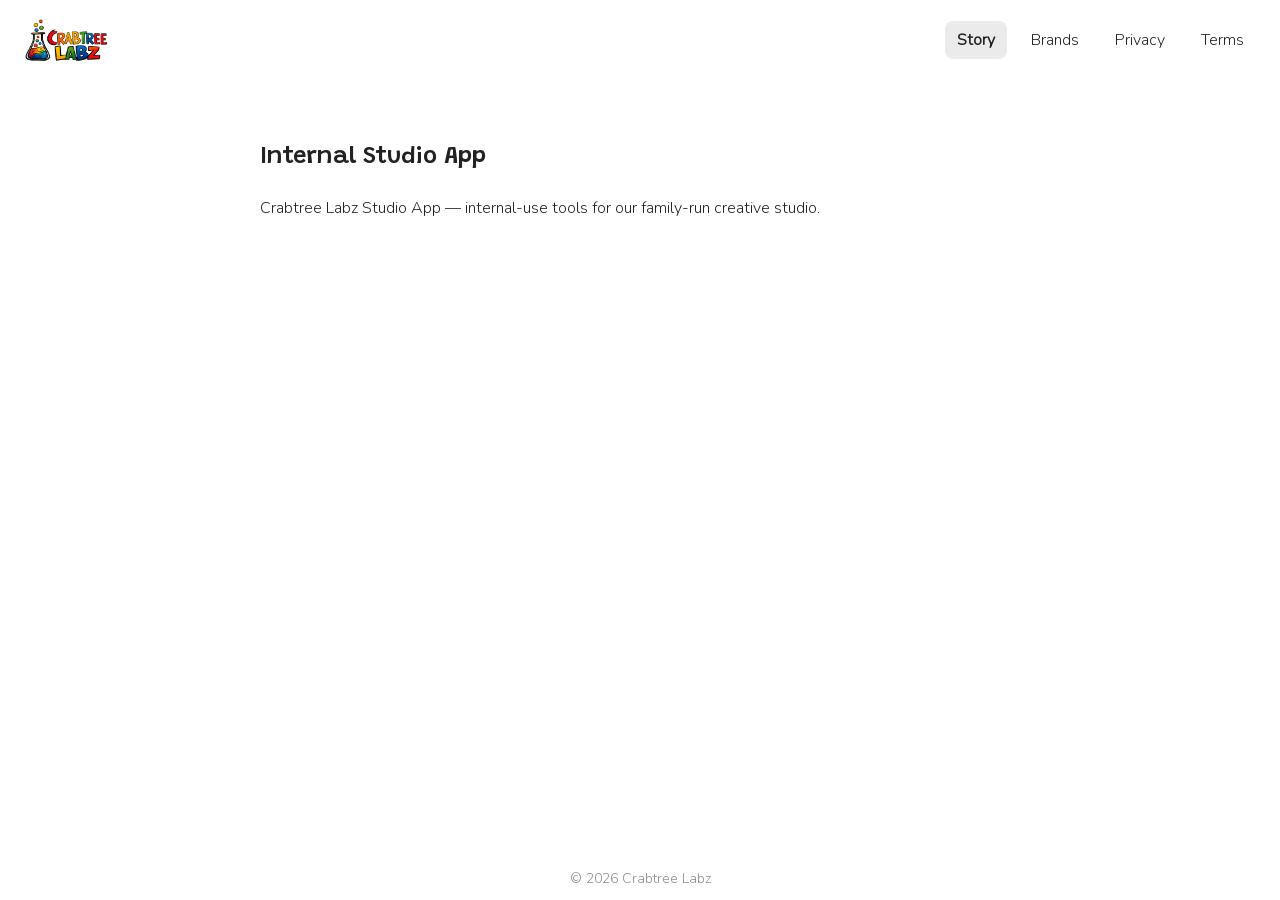
<file: app.html>
<!DOCTYPE html>
<html lang="en">
<head>
  <meta charset="utf-8" />
  <meta name="viewport" content="width=device-width, initial-scale=1" />
  <title>Our Story — Crabtree Labz</title>
  <link href="css/fonts.css" rel="stylesheet">
  <link rel="stylesheet" href="css/style.css">
</head>

<body>
  <header class="site-header" role="banner">
    <a href="index.html"><img src="images/logo.png" alt="Crabtree Labz" class="logo small"></a>

    <nav aria-label="Primary">
      <ul>
        <li><a href="story.html" aria-current="page">Story</a></li>
        <li><a href="brands.html">Brands</a></li>
        <li><a href="privacy.html">Privacy</a></li>
        <li><a href="terms.html">Terms</a></li>
      </ul>
    </nav>
  </header>

  <main class="main-article" role="main">
    <article>
      <h1>Internal Studio App</h1>

      <p>Crabtree Labz Studio App — internal-use tools for our family-run creative studio.</p>
    </article>
  </main>

  <div class="footer">
    © 2026 Crabtree Labz
  </div>
</body>
</html>
</file>
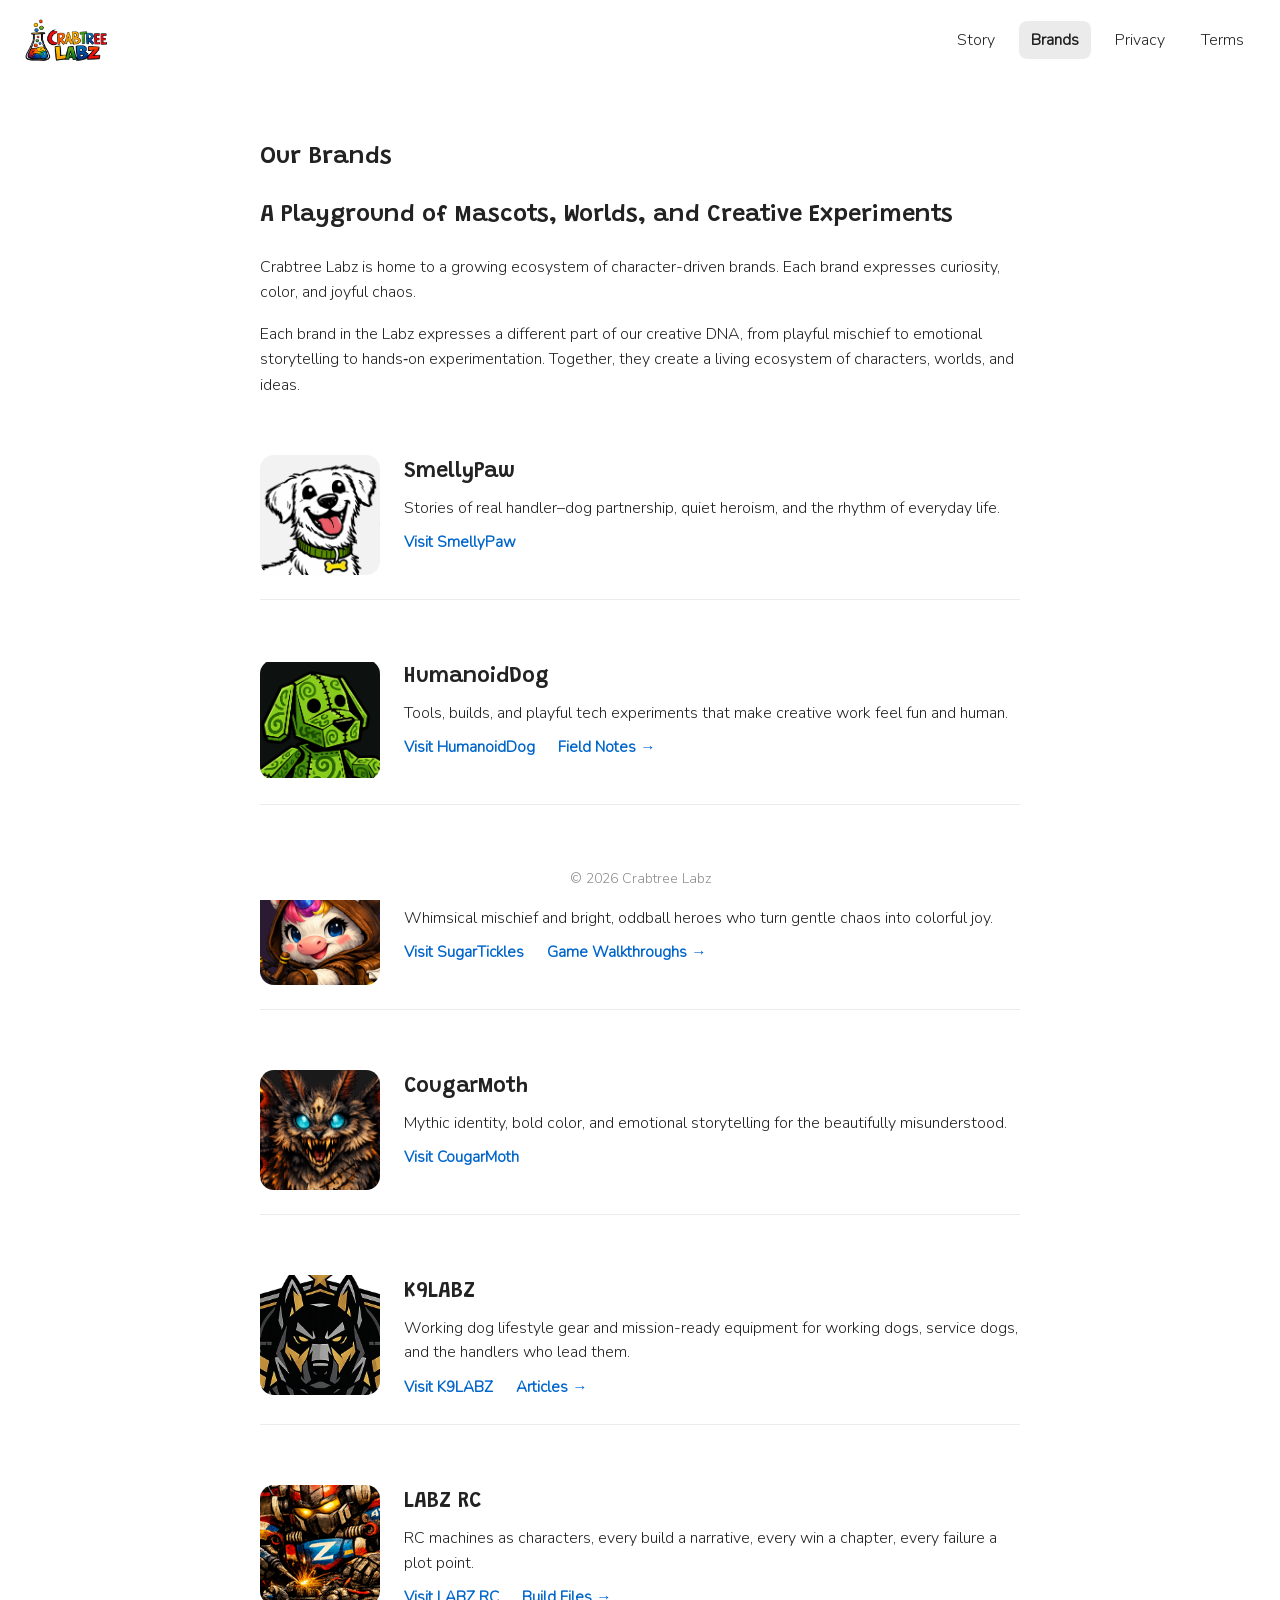
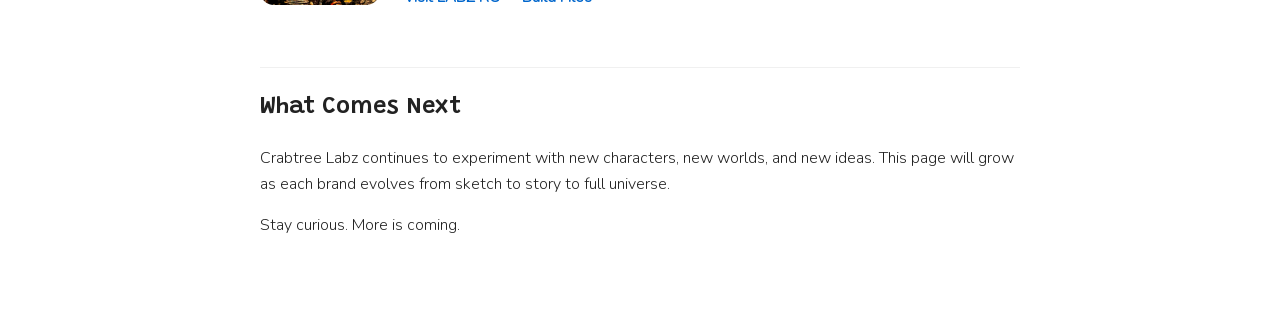
<file: brands.html>
<!DOCTYPE html>
<html lang="en">
<head>
  <meta charset="utf-8" />
  <meta name="viewport" content="width=device-width, initial-scale=1" />
  <title>Brands — Crabtree Labz</title>

  <link href="css/fonts.css" rel="stylesheet">
  <link rel="stylesheet" href="css/style.css">
  <link rel="stylesheet" href="css/brand.css">
</head>

<body>
  <header class="site-header" role="banner">
    <a href="index.html">
      <img src="images/logo.png" alt="Crabtree Labz" class="logo small">
    </a>

    <nav aria-label="Primary">
      <ul>
        <li><a href="story.html">Story</a></li>
        <li><a href="brands.html" aria-current="page">Brands</a></li>
        <li><a href="privacy.html">Privacy</a></li>
        <li><a href="terms.html">Terms</a></li>
      </ul>
    </nav>
  </header>

  <main class="main-article" role="main">
    <article>
      <h1>Our Brands</h1>
      <h2>A Playground of Mascots, Worlds, and Creative Experiments</h2>

      <p>Crabtree Labz is home to a growing ecosystem of character-driven brands. Each brand expresses curiosity, color, and joyful chaos.</p>

      <p>Each brand in the Labz expresses a different part of our creative DNA, from playful mischief to emotional storytelling to hands‑on experimentation. Together, they create a living ecosystem of characters, worlds, and ideas.</p>

      <section class="brand-list" aria-label="Brands">

        <article class="brand-item">
          <img src="images/brands/smellypaw_square.png" alt="SmellyPaw logo" class="brand-logo" width="120" height="120">
          <div class="brand-content">
            <h3>SmellyPaw</h3>
            <p>Stories of real handler–dog partnership, quiet heroism, and the rhythm of everyday life.</p>
            <a href="https://smellypaw.com/" class="brand-link" target="_blank" rel="noopener noreferrer">Visit SmellyPaw</a>
          </div>
        </article>

        <article class="brand-item">
          <img src="images/brands/humanoiddog_square.png" alt="HumanoidDog logo" class="brand-logo" width="120" height="120">
          <div class="brand-content">
            <h3>HumanoidDog</h3>
            <p>Tools, builds, and playful tech experiments that make creative work feel fun and human.</p>
            <a href="https://humanoiddog.com/" class="brand-link" target="_blank" rel="noopener noreferrer">Visit HumanoidDog</a>
              <a href="https://humanoiddog.com/field-notes/" class="brand-link" target="_blank" rel="noopener noreferrer">Field Notes →</a>
          </div>
        </article>

        <article class="brand-item">
          <img src="images/brands/sugartickles_square.png" alt="SugarTickles logo" class="brand-logo" width="120" height="120">
          <div class="brand-content">
            <h3>SugarTickles</h3>
            <p>Whimsical mischief and bright, oddball heroes who turn gentle chaos into colorful joy.</p>
            <a href="https://sugartickles.com/" class="brand-link" target="_blank" rel="noopener noreferrer">Visit SugarTickles</a>
              <a href="https://sugartickles.com/walkthroughs/" class="brand-link" target="_blank" rel="noopener noreferrer">Game Walkthroughs →</a>
          </div>
        </article>

        <article class="brand-item">
          <img src="images/brands/cougarmoth_square.png" alt="CougarMoth logo" class="brand-logo" width="120" height="120">
          <div class="brand-content">
            <h3>CougarMoth</h3>
            <p>Mythic identity, bold color, and emotional storytelling for the beautifully misunderstood.</p>
            <a href="https://cougarmoth.com/" class="brand-link" target="_blank" rel="noopener noreferrer">Visit CougarMoth</a>
          </div>
        </article>

        <article class="brand-item">
          <img src="images/brands/k9labz_square.png" alt="K9LABZ logo" class="brand-logo" width="120" height="120">
          <div class="brand-content">
            <h3>K9LABZ</h3>
            <p>Working dog lifestyle gear and mission-ready equipment for working dogs, service dogs, and the handlers who lead them.</p>
            <a href="https://k9labz.com/" class="brand-link" target="_blank" rel="noopener noreferrer">Visit K9LABZ</a>
              <a href="https://k9labz.com/articles/" class="brand-link" target="_blank" rel="noopener noreferrer">Articles →</a>
          </div>
        </article>

        <article class="brand-item">
          <img src="images/brands/labzrc_square.png" alt="LABZ RC logo" class="brand-logo" width="120" height="120">
          <div class="brand-content">
            <h3>LABZ RC</h3>
            <p>RC machines as characters, every build a narrative, every win a chapter, every failure a plot point.</p>
            <a href="https://labzrc.com/" class="brand-link" target="_blank" rel="noopener noreferrer">Visit LABZ RC</a>
              <a href="https://labzrc.com/build-files/" class="brand-link" target="_blank" rel="noopener noreferrer">Build Files →</a>
          </div>
        </article>

      </section>

      <hr>

      <h2>What Comes Next</h2>
      <p>Crabtree Labz continues to experiment with new characters, new worlds, and new ideas. This page will grow as each brand evolves from sketch to story to full universe.</p>

      <p>Stay curious. More is coming.</p>
    </article>
  </main>

  <div class="footer">© 2026 Crabtree Labz</div>
</body>
</html>
</file>
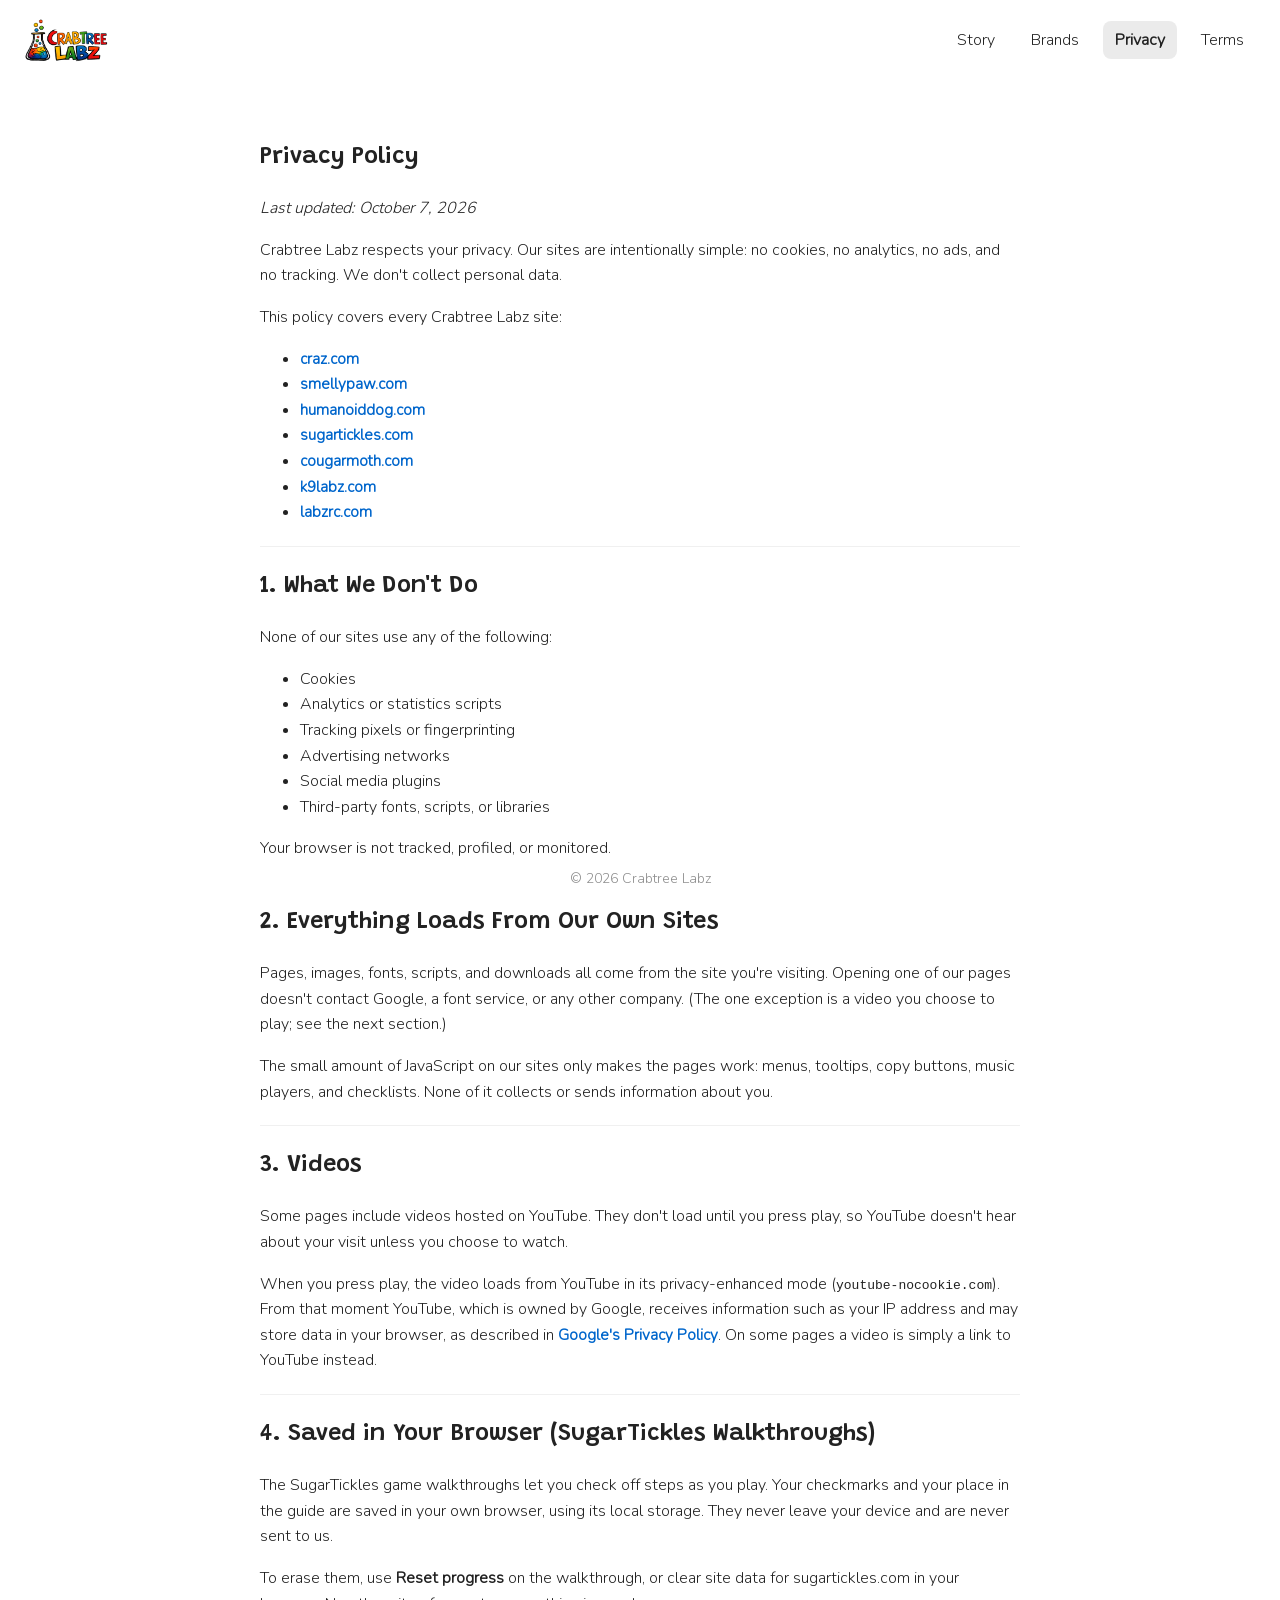
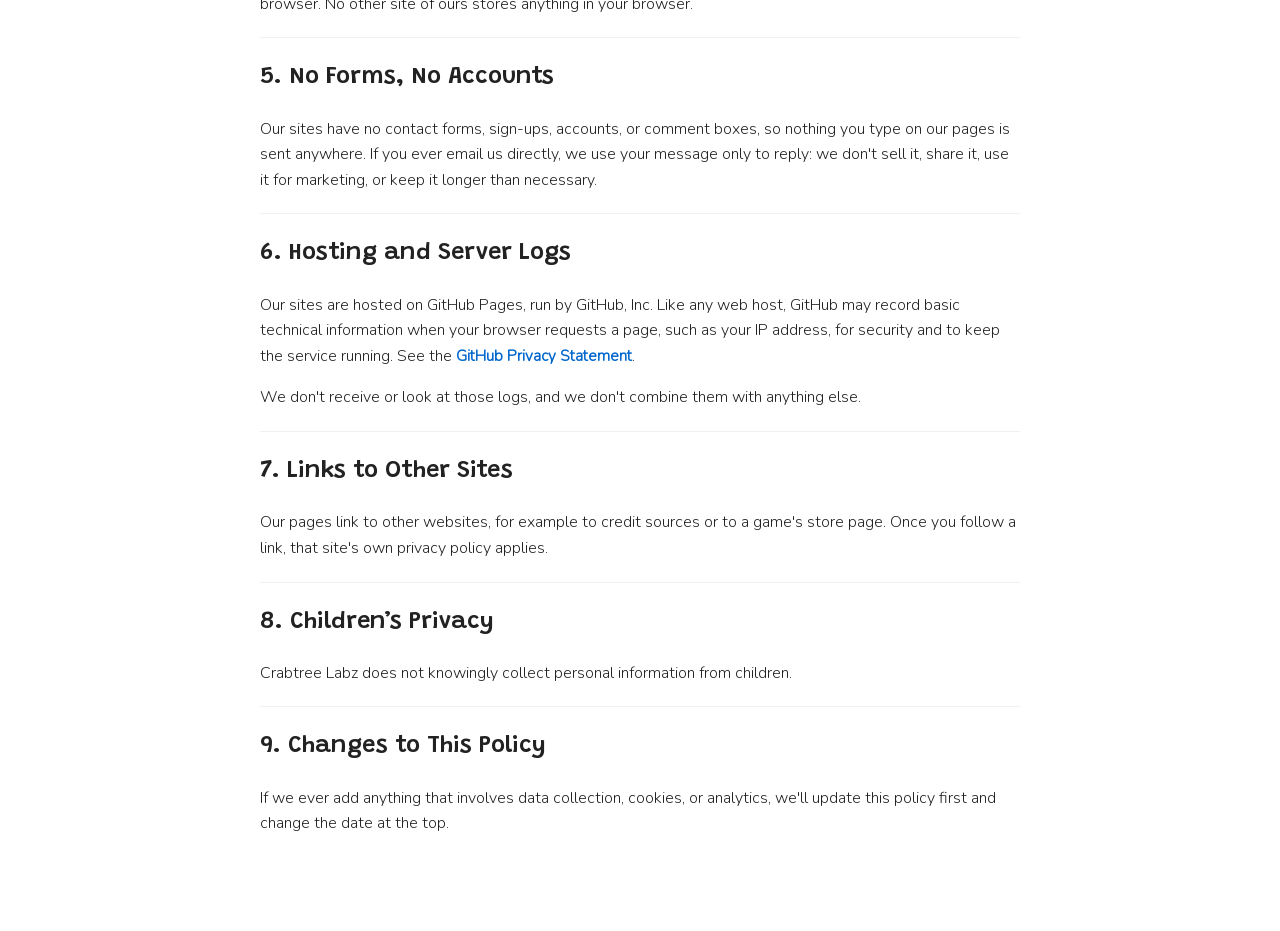
<file: privacy.html>
<!DOCTYPE html>
<html lang="en">
<head>
  <meta charset="utf-8" />
  <meta name="viewport" content="width=device-width, initial-scale=1" />
  <title>Privacy — Crabtree Labz</title>
  <link href="css/fonts.css" rel="stylesheet">
  <link rel="stylesheet" href="css/style.css">
</head>

<body>
  <header class="site-header" role="banner">
    <a href="index.html"><img src="images/logo.png" alt="Crabtree Labz" class="logo small"></a>
    <nav aria-label="Primary">
      <ul>
        <li><a href="story.html">Story</a></li>
        <li><a href="brands.html">Brands</a></li>
        <li><a href="privacy.html" aria-current="page">Privacy</a></li>
        <li><a href="terms.html">Terms</a></li>
      </ul>
    </nav>
  </header>

  <main class="main-article" role="main">
    <article>
      <h1>Privacy Policy</h1>
      <p><em>Last updated: October 7, 2026</em></p>

      <p>Crabtree Labz respects your privacy. Our sites are intentionally simple: no cookies, no analytics, no ads, and no tracking. We don't collect personal data.</p>

      <p>This policy covers every Crabtree Labz site:</p>
      <ul>
        <li><a href="https://craz.com/">craz.com</a></li>
        <li><a href="https://smellypaw.com/">smellypaw.com</a></li>
        <li><a href="https://humanoiddog.com/">humanoiddog.com</a></li>
        <li><a href="https://sugartickles.com/">sugartickles.com</a></li>
        <li><a href="https://cougarmoth.com/">cougarmoth.com</a></li>
        <li><a href="https://k9labz.com/">k9labz.com</a></li>
        <li><a href="https://labzrc.com/">labzrc.com</a></li>
      </ul>

      <hr>

      <h2>1. What We Don't Do</h2>
      <p>None of our sites use any of the following:</p>
      <ul>
        <li>Cookies</li>
        <li>Analytics or statistics scripts</li>
        <li>Tracking pixels or fingerprinting</li>
        <li>Advertising networks</li>
        <li>Social media plugins</li>
        <li>Third-party fonts, scripts, or libraries</li>
      </ul>
      <p>Your browser is not tracked, profiled, or monitored.</p>

      <hr>

      <h2>2. Everything Loads From Our Own Sites</h2>
      <p>Pages, images, fonts, scripts, and downloads all come from the site you're visiting. Opening one of our pages doesn't contact Google, a font service, or any other company. (The one exception is a video you choose to play; see the next section.)</p>
      <p>The small amount of JavaScript on our sites only makes the pages work: menus, tooltips, copy buttons, music players, and checklists. None of it collects or sends information about you.</p>

      <hr>

      <h2>3. Videos</h2>
      <p>Some pages include videos hosted on YouTube. They don't load until you press play, so YouTube doesn't hear about your visit unless you choose to watch.</p>
      <p>When you press play, the video loads from YouTube in its privacy-enhanced mode (<code>youtube-nocookie.com</code>). From that moment YouTube, which is owned by Google, receives information such as your IP address and may store data in your browser, as described in <a href="https://policies.google.com/privacy" rel="noopener">Google's Privacy Policy</a>. On some pages a video is simply a link to YouTube instead.</p>

      <hr>

      <h2>4. Saved in Your Browser (SugarTickles Walkthroughs)</h2>
      <p>The SugarTickles game walkthroughs let you check off steps as you play. Your checkmarks and your place in the guide are saved in your own browser, using its local storage. They never leave your device and are never sent to us.</p>
      <p>To erase them, use <strong>Reset progress</strong> on the walkthrough, or clear site data for sugartickles.com in your browser. No other site of ours stores anything in your browser.</p>

      <hr>

      <h2>5. No Forms, No Accounts</h2>
      <p>Our sites have no contact forms, sign-ups, accounts, or comment boxes, so nothing you type on our pages is sent anywhere. If you ever email us directly, we use your message only to reply: we don't sell it, share it, use it for marketing, or keep it longer than necessary.</p>

      <hr>

      <h2>6. Hosting and Server Logs</h2>
      <p>Our sites are hosted on GitHub Pages, run by GitHub, Inc. Like any web host, GitHub may record basic technical information when your browser requests a page, such as your IP address, for security and to keep the service running. See the <a href="https://docs.github.com/en/site-policy/privacy-policies/github-general-privacy-statement" rel="noopener">GitHub Privacy Statement</a>.</p>
      <p>We don't receive or look at those logs, and we don't combine them with anything else.</p>

      <hr>

      <h2>7. Links to Other Sites</h2>
      <p>Our pages link to other websites, for example to credit sources or to a game's store page. Once you follow a link, that site's own privacy policy applies.</p>

      <hr>

      <h2>8. Children’s Privacy</h2>
      <p>Crabtree Labz does not knowingly collect personal information from children.</p>

      <hr>

      <h2>9. Changes to This Policy</h2>
      <p>If we ever add anything that involves data collection, cookies, or analytics, we'll update this policy first and change the date at the top.</p>

    </article>
  </main>

  <div class="footer">© 2026 Crabtree Labz</div>
</body>
</html>
</file>
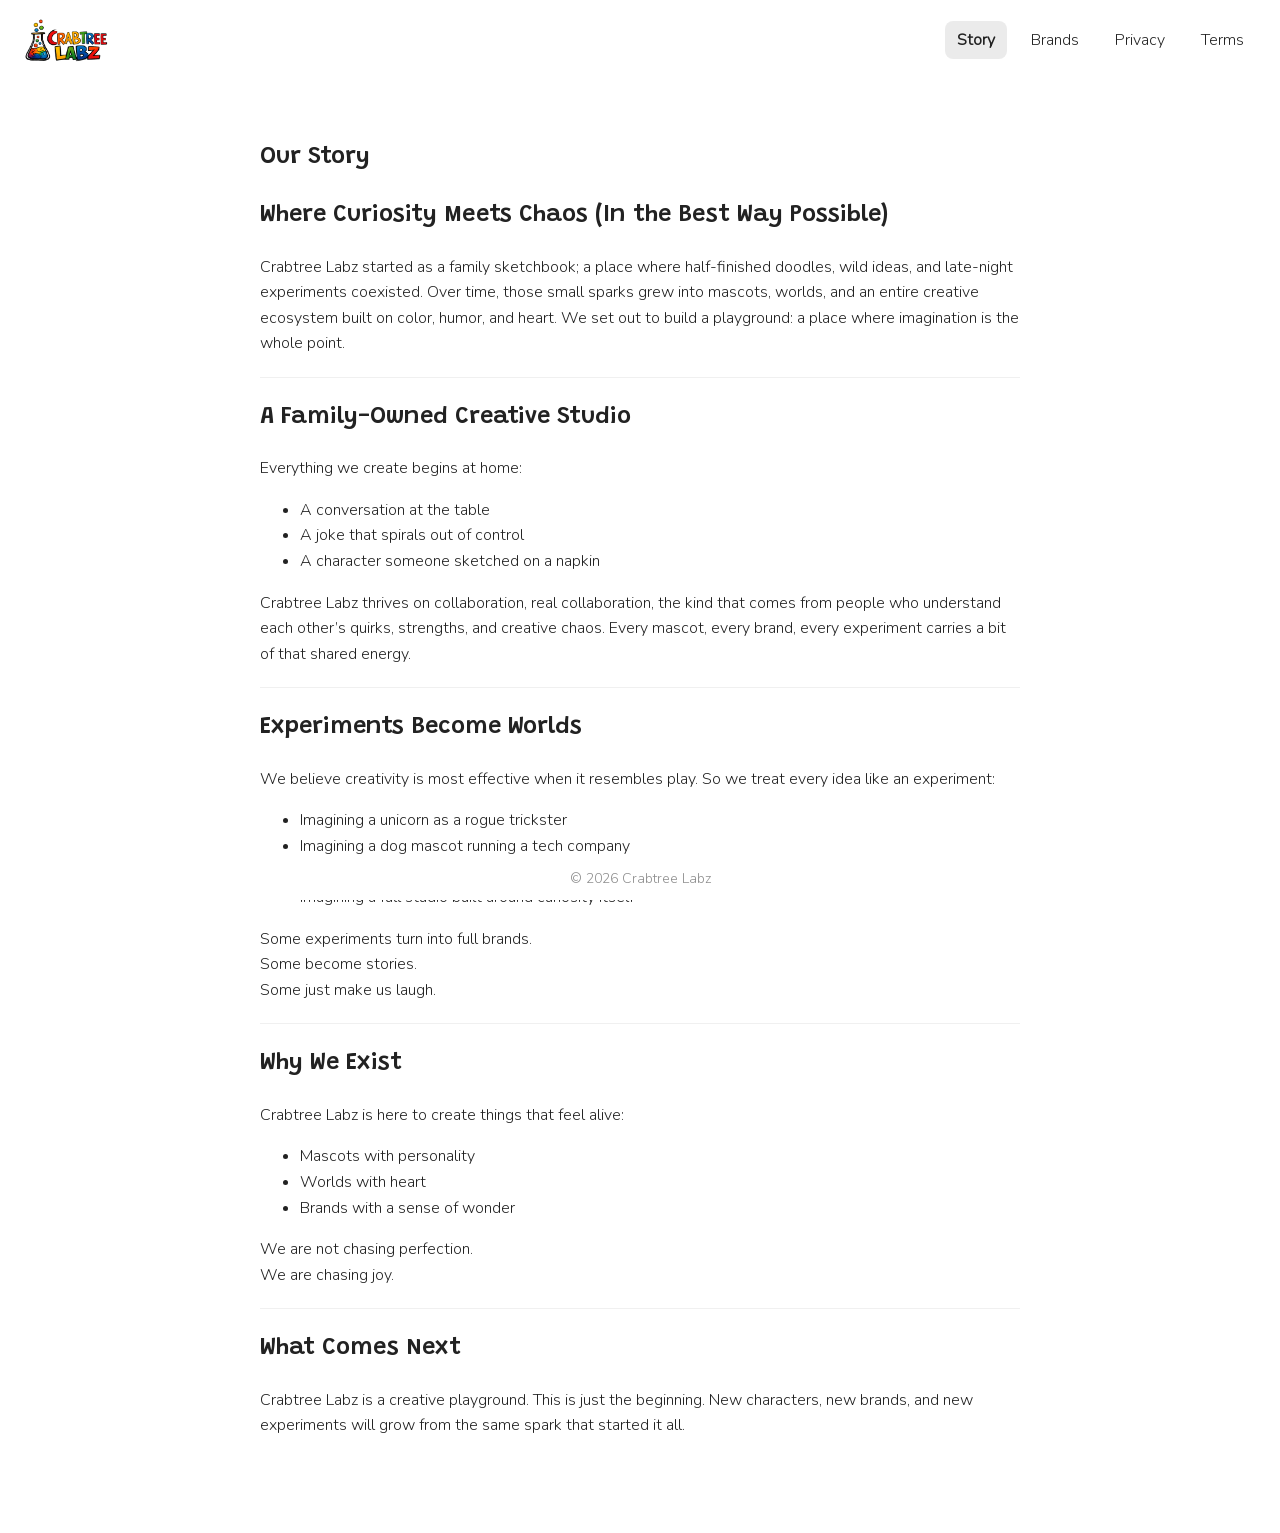
<file: story.html>
<!DOCTYPE html>
<html lang="en">
<head>
  <meta charset="utf-8" />
  <meta name="viewport" content="width=device-width, initial-scale=1" />
  <title>Our Story — Crabtree Labz</title>
  <link href="css/fonts.css" rel="stylesheet">
  <link rel="stylesheet" href="css/style.css">
</head>

<body>
  <header class="site-header" role="banner">
    <a href="index.html"><img src="images/logo.png" alt="Crabtree Labz" class="logo small"></a>

    <nav aria-label="Primary">
      <ul>
        <li><a href="story.html" aria-current="page">Story</a></li>
        <li><a href="brands.html">Brands</a></li>
        <li><a href="privacy.html">Privacy</a></li>
        <li><a href="terms.html">Terms</a></li>
      </ul>
    </nav>
  </header>

  <main class="main-article" role="main">
    <article>
      <h1>Our Story</h1>

      <h2>Where Curiosity Meets Chaos (In the Best Way Possible)</h2>

      <p>Crabtree Labz started as a family sketchbook; a place where half-finished doodles, wild ideas, and late-night experiments coexisted. Over time, those small sparks grew into mascots, worlds, and an entire creative ecosystem built on color, humor, and heart. We set out to build a playground: a place where imagination is the whole point.</p>

      <hr>

      <h2>A Family-Owned Creative Studio</h2>

      <p>Everything we create begins at home:</p>
      <ul>
        <li>A conversation at the table</li>
        <li>A joke that spirals out of control</li>
        <li>A character someone sketched on a napkin</li>
      </ul>

      <p>Crabtree Labz thrives on collaboration, real collaboration, the kind that comes from people who understand each other’s quirks, strengths, and creative chaos. Every mascot, every brand, every experiment carries a bit of that shared energy.</p>

      <hr>

      <h2>Experiments Become Worlds</h2>

      <p>We believe creativity is most effective when it resembles play. So we treat every idea like an experiment:</p>

      <ul>
        <li>Imagining a unicorn as a rogue trickster</li>
        <li>Imagining a dog mascot running a tech company</li>
        <li>Imagining a lab flask containing every color of the rainbow</li>
        <li>Imagining a full studio built around curiosity itself</li>
      </ul>

      <p>Some experiments turn into full brands.<br>
      Some become stories.<br>
      Some just make us laugh.</p>

      <hr>

      <h2>Why We Exist</h2>

      <p>Crabtree Labz is here to create things that feel alive:</p>
      <ul>
        <li>Mascots with personality</li>
        <li>Worlds with heart</li>
        <li>Brands with a sense of wonder</li>
      </ul>

      <p>We are not chasing perfection.<br>
      We are chasing joy.</p>

      <hr>

      <h2>What Comes Next</h2>

      <p>Crabtree Labz is a creative playground. This is just the beginning. New characters, new brands, and new experiments will grow from the same spark that started it all.</p>

    </article>
  </main>

  <div class="footer">
    © 2026 Crabtree Labz
  </div>
</body>
</html>
</file>
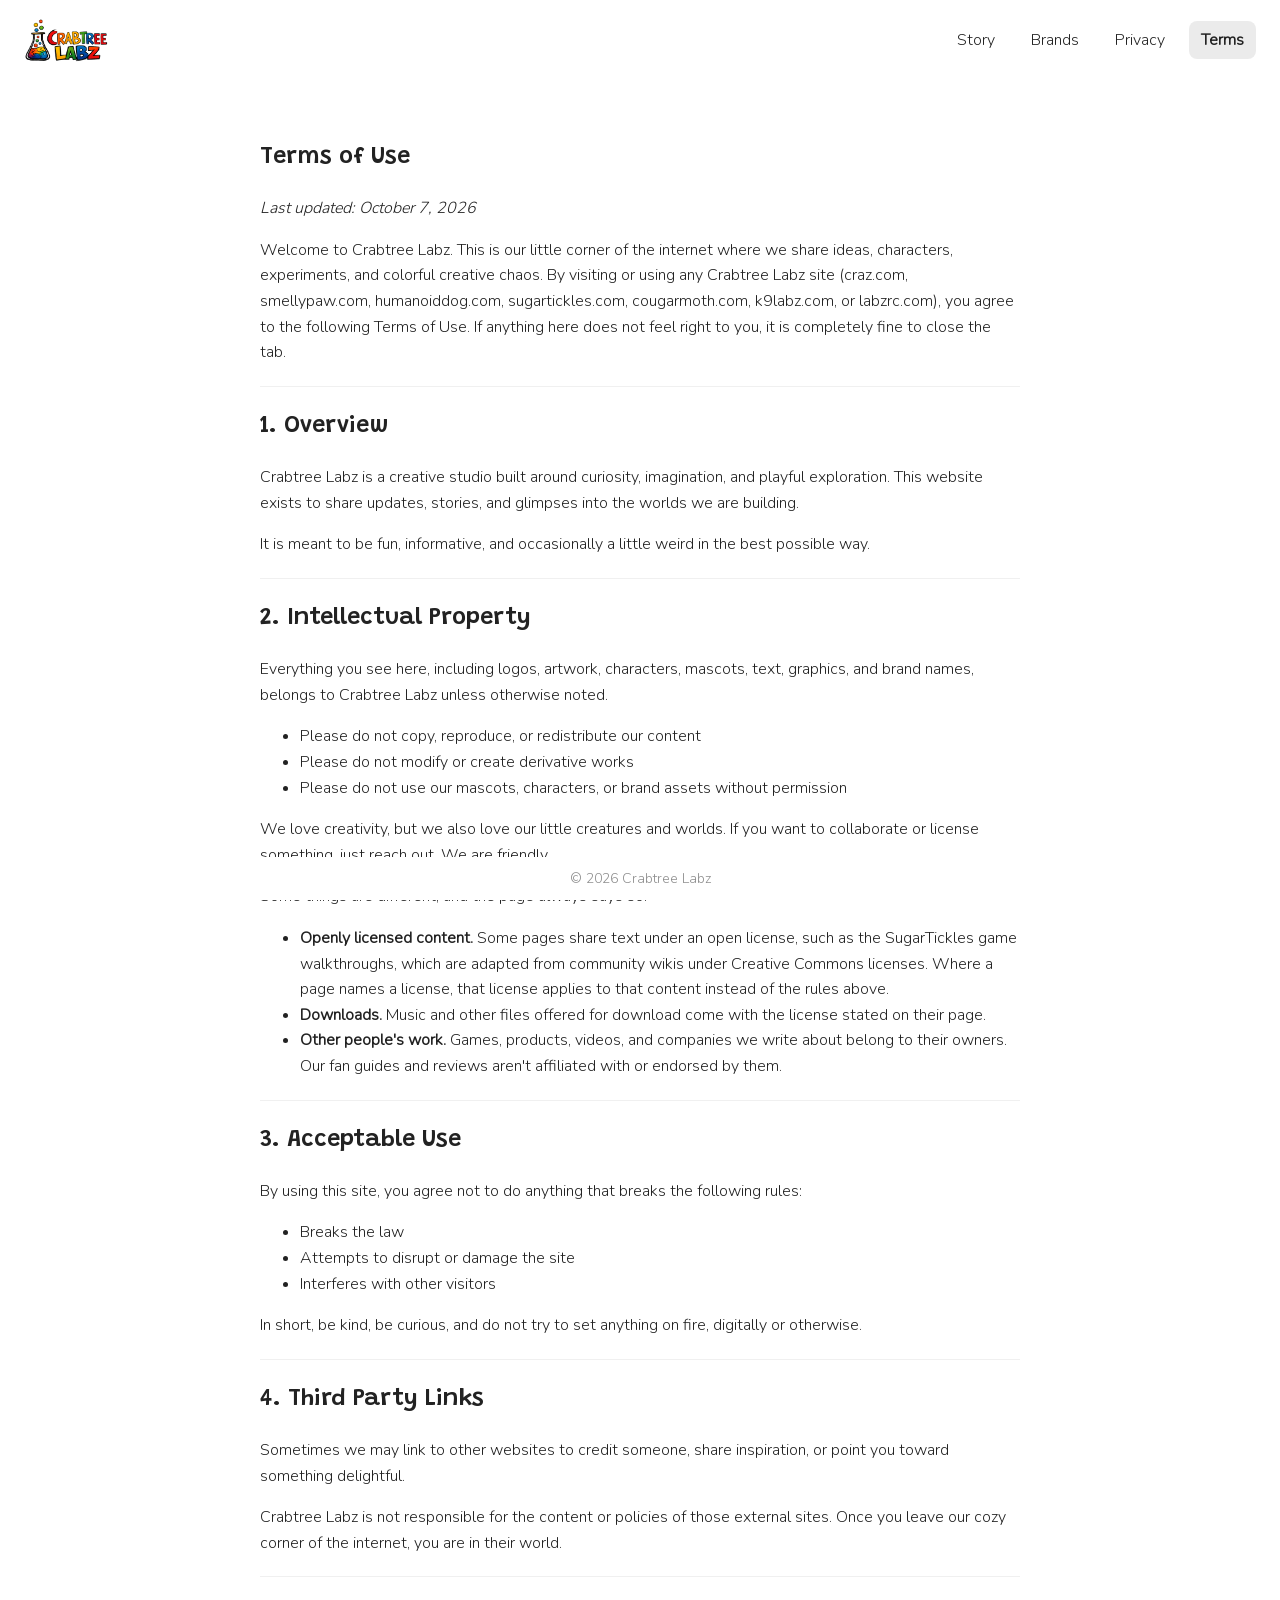
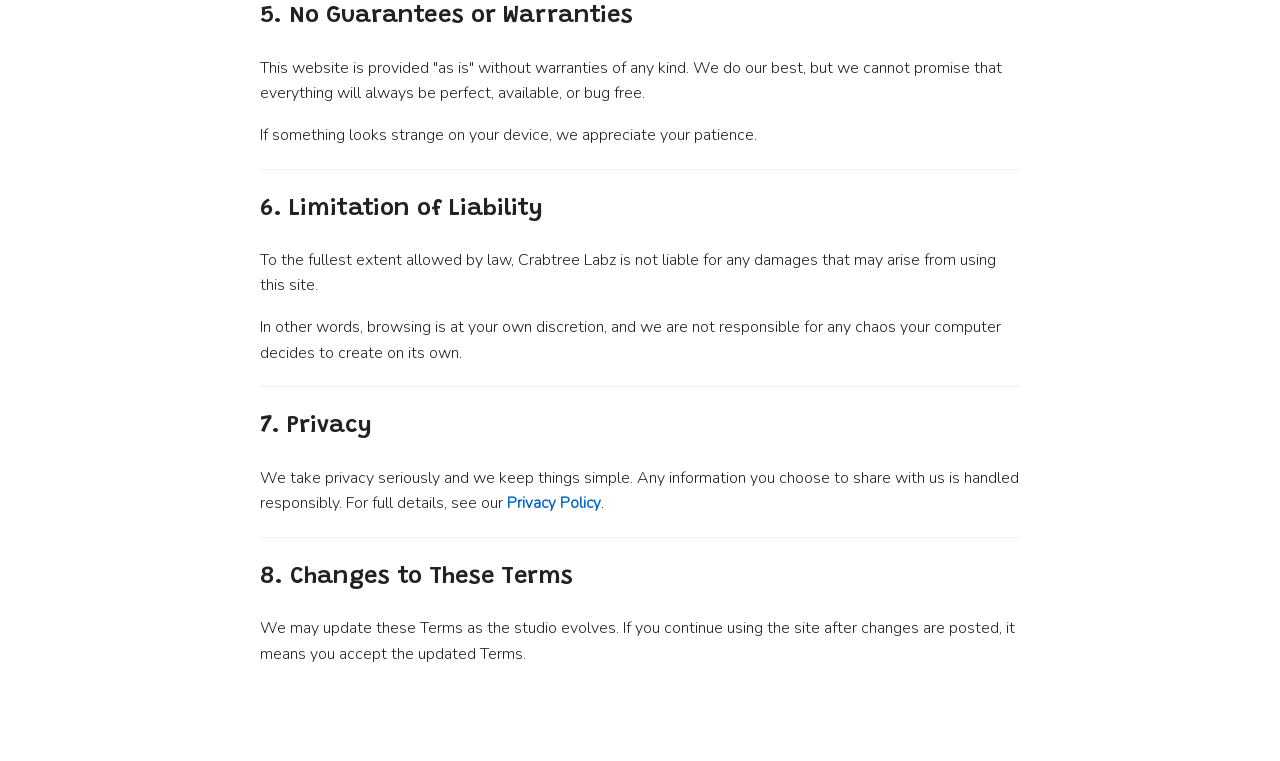
<file: terms.html>
<!DOCTYPE html>
<html lang="en">
<head>
  <meta charset="utf-8" />
  <meta name="viewport" content="width=device-width, initial-scale=1" />
  <title>Terms — Crabtree Labz</title>
  <link href="css/fonts.css" rel="stylesheet">
  <link rel="stylesheet" href="css/style.css">
</head>

<body>
  <header class="site-header" role="banner">
    <a href="index.html"><img src="images/logo.png" alt="Crabtree Labz" class="logo small"></a>
    <nav aria-label="Primary">
      <ul>
        <li><a href="story.html">Story</a></li>
        <li><a href="brands.html">Brands</a></li>
        <li><a href="privacy.html">Privacy</a></li>
        <li><a href="terms.html" aria-current="page">Terms</a></li>
      </ul>
    </nav>
  </header>

  <main class="main-article" role="main">
    <article>
      <h1>Terms of Use</h1>
      <p><em>Last updated: October 7, 2026</em></p>

      <p>Welcome to Crabtree Labz. This is our little corner of the internet where we share ideas, characters, experiments, and colorful creative chaos. By visiting or using any Crabtree Labz site (craz.com, smellypaw.com, humanoiddog.com, sugartickles.com, cougarmoth.com, k9labz.com, or labzrc.com), you agree to the following Terms of Use. If anything here does not feel right to you, it is completely fine to close the tab.</p>

      <hr>

      <h2>1. Overview</h2>
      <p>Crabtree Labz is a creative studio built around curiosity, imagination, and playful exploration. This website exists to share updates, stories, and glimpses into the worlds we are building.</p>

      <p>It is meant to be fun, informative, and occasionally a little weird in the best possible way.</p>

      <hr>

      <h2>2. Intellectual Property</h2>
      <p>Everything you see here, including logos, artwork, characters, mascots, text, graphics, and brand names, belongs to Crabtree Labz unless otherwise noted.</p>

      <ul>
        <li>Please do not copy, reproduce, or redistribute our content</li>
        <li>Please do not modify or create derivative works</li>
        <li>Please do not use our mascots, characters, or brand assets without permission</li>
      </ul>

      <p>We love creativity, but we also love our little creatures and worlds. If you want to collaborate or license something, just reach out. We are friendly.</p>

      <p>Some things are different, and the page always says so:</p>
      <ul>
        <li><strong>Openly licensed content.</strong> Some pages share text under an open license, such as the SugarTickles game walkthroughs, which are adapted from community wikis under Creative Commons licenses. Where a page names a license, that license applies to that content instead of the rules above.</li>
        <li><strong>Downloads.</strong> Music and other files offered for download come with the license stated on their page.</li>
        <li><strong>Other people's work.</strong> Games, products, videos, and companies we write about belong to their owners. Our fan guides and reviews aren't affiliated with or endorsed by them.</li>
      </ul>

      <hr>

      <h2>3. Acceptable Use</h2>
      <p>By using this site, you agree not to do anything that breaks the following rules:</p>
      <ul>
        <li>Breaks the law</li>
        <li>Attempts to disrupt or damage the site</li>
        <li>Interferes with other visitors</li>
      </ul>

      <p>In short, be kind, be curious, and do not try to set anything on fire, digitally or otherwise.</p>

      <hr>

      <h2>4. Third Party Links</h2>
      <p>Sometimes we may link to other websites to credit someone, share inspiration, or point you toward something delightful.</p>

      <p>Crabtree Labz is not responsible for the content or policies of those external sites. Once you leave our cozy corner of the internet, you are in their world.</p>

      <hr>

      <h2>5. No Guarantees or Warranties</h2>
      <p>This website is provided "as is" without warranties of any kind. We do our best, but we cannot promise that everything will always be perfect, available, or bug free.</p>

      <p>If something looks strange on your device, we appreciate your patience.</p>

      <hr>

      <h2>6. Limitation of Liability</h2>
      <p>To the fullest extent allowed by law, Crabtree Labz is not liable for any damages that may arise from using this site.</p>

      <p>In other words, browsing is at your own discretion, and we are not responsible for any chaos your computer decides to create on its own.</p>

      <hr>

      <h2>7. Privacy</h2>
      <p>We take privacy seriously and we keep things simple. Any information you choose to share with us is handled responsibly. For full details, see our <a href="privacy.html">Privacy Policy</a>.</p>

      <hr>

      <h2>8. Changes to These Terms</h2>
      <p>We may update these Terms as the studio evolves. If you continue using the site after changes are posted, it means you accept the updated Terms.</p>
    </article>
  </main>

  <div class="footer">© 2026 Crabtree Labz</div>
</body>
</html>
</file>
<file: css/fonts.css>
/* Self-hosted fonts (SIL Open Font License), so craz.com makes no requests to Google.
   Latin subset from Google Fonts. Grandstander is a variable font: one file covers 400–600. */
@font-face {
  font-family: 'Grandstander';
  font-style: normal;
  font-weight: 400 600;
  font-display: swap;
  src: url(../fonts/grandstander-latin.woff2) format('woff2');
  unicode-range: U+0000-00FF, U+0131, U+0152-0153, U+02BB-02BC, U+02C6, U+02DA, U+02DC, U+0304, U+0308, U+0329, U+2000-206F, U+20AC, U+2122, U+2191, U+2193, U+2212, U+2215, U+FEFF, U+FFFD;
}
@font-face {
  font-family: 'Nunito';
  font-style: normal;
  font-weight: 300;
  font-display: swap;
  src: url(../fonts/nunito-300-latin.woff2) format('woff2');
  unicode-range: U+0000-00FF, U+0131, U+0152-0153, U+02BB-02BC, U+02C6, U+02DA, U+02DC, U+0304, U+0308, U+0329, U+2000-206F, U+20AC, U+2122, U+2191, U+2193, U+2212, U+2215, U+FEFF, U+FFFD;
}
</file>
<file: css/style.css>
:root {
  --bg: #ffffff;
  --text: #222222;
  --footer: rgba(0, 0, 0, 0.45);
}

/* Base layout for centered pages (like index) */
body {
  margin: 0;
  padding: 0;
  background: var(--bg);
  color: var(--text);
  font-family: 'Grandstander', cursive;
}

/* helper class to preserve the old centered/index layout */
.centered {
  display: flex;
  justify-content: center;
  align-items: center;
  height: 100vh;
  text-align: center;
  position: relative;
}

.container {
  max-width: 700px;
  padding: 20px;
  margin-top: -100px; /* moves content UP for visual balance */
}

img.logo {
  width: 260px;
  max-width: 80%;
  height: auto;
  margin-bottom: 24px;
}

img.logo.small {
  width: 120px;
  max-width: 70%;
  margin-bottom: 0;
}

h1.slogan {
  font-weight: 600;
  font-size: 1.8rem;
  line-height: 1.3;
  margin: 0;
  padding: 0 10px;
}

@media (max-width: 480px) {
  h1.slogan { font-size: 1.4rem; }
}

/* Footer */
.footer {
  position: fixed;
  bottom: 0;
  width: 100%;
  text-align: center;
  font-family: 'Nunito', sans-serif;
  font-size: 14px;
  color: var(--footer);
  pointer-events: none;
  user-select: none;
  background: var(--bg);
  z-index: 20;
  padding: 12px 0;
}

/* Navigation used for centered pages */
.container > nav { margin-top: 18px; }

.container > nav > ul {
  display: flex;
  justify-content: center;
  gap: 16px;
  padding: 0;
  margin: 0;
  list-style: none;
}

.container > nav > ul > li { margin: 0; }

.container a {
  font-family: 'Nunito', sans-serif;
  font-weight: 300;
  color: var(--text);
  text-decoration: none;
  padding: 10px 16px;
  border-radius: 10px;
  transition: background .18s ease, transform .12s ease, color .18s;
  display: inline-block;
}

.container a:hover,
.container a:focus {
  background: rgba(0,0,0,0.06);
  color: var(--text);
  transform: translateY(-2px);
  outline: none;
}

.container a[aria-current="page"] {
  background: rgba(0,0,0,0.08);
  font-weight: 600;
}

/* Mobile: stack for touch */
@media (max-width: 480px) {
  .container > nav > ul { flex-direction: column; gap: 10px; }
  .container a { padding: 12px 14px; }
}

/* Header layout for pages that keep logo upper-left and nav upper-right */
.site-header {
  position: fixed;
  top: 0;
  left: 0;
  right: 0;
  width: 100%;
  box-sizing: border-box;
  padding: 18px 24px;
  /* respect the notch / status bar on iPhone */
  padding-top: calc(18px + env(safe-area-inset-top));
  padding-bottom: 18px;
  display: flex;
  align-items: center;
  gap: 16px;
  background: var(--bg);
  z-index: 30;

  /* force compositing to avoid Safari repaint/clipping issues on iOS */
  -webkit-transform: translateZ(0);
  transform: translateZ(0);
  -webkit-backface-visibility: hidden;
}

/* Keep the site logo pinned to the left */
.site-header .logo { 
  margin: 0;
  display: block;
  max-height: 56px;
  height: auto;
}

/* Right-justified nav container */
.site-header nav {
  margin-left: auto;
}

.site-header nav ul {
  display: flex;
  gap: 12px;
  padding: 0;
  margin: 0;
  list-style: none;
  /* make the visual order start at the right and flow left */
  /* flex-direction: row-reverse; */
  align-items: center;
}

.site-header nav a {
  font-family: 'Nunito', sans-serif;
  font-weight: 300;
  color: var(--text);
  text-decoration: none;
  padding: 8px 12px;
  border-radius: 8px;
  transition: background .12s ease, transform .08s ease;
}

.site-header nav a:hover,
.site-header nav a:focus { background: rgba(0,0,0,0.06); transform: translateY(-2px); }

.site-header nav a[aria-current="page"] { background: rgba(0,0,0,0.08); font-weight: 600; }

/* Main content for story page */
.main-article {
  max-width: 760px;
  margin: 120px auto 60px; /* push under fixed header so content starts below it */
  padding: 18px;
  font-family: 'Nunito', sans-serif;
  font-weight: 300;
  color: var(--text);
  line-height: 1.6;
}

.main-article h1,
.main-article h2 { font-family: 'Grandstander', cursive; margin-top: 0; }

.main-article hr { border: none; border-top: 1px solid rgba(0,0,0,0.06); margin: 20px 0; }

.main-article a {
  color: #0066cc;
  text-decoration: none;
  font-weight: 600;
  font-size: 0.95rem;
}

.main-article a:hover {
  text-decoration: underline;
}

@media (max-width: 640px) {
  .main-article { margin: 100px 14px 60px; }
  .site-header { padding: 12px 14px; }
  img.logo.small { width: 96px; }
  .main-article h1 { font-size: 1.6rem; }
}
</file>
<file: css/brand.css>
/* ----------------------------------------
   Brand List Layout
   ---------------------------------------- */

.brand-list {
  display: flex;
  flex-direction: column;
  gap: 2.25rem;
  margin: 2rem 0;
  padding: 0;
}

/* ----------------------------------------
   Individual Brand Item
   ---------------------------------------- */

.brand-item {
  display: flex;
  align-items: flex-start;
  gap: 1.5rem;
  padding: 1.5rem 0;
  border-bottom: 1px solid rgba(0, 0, 0, 0.08);
}

.brand-item:last-child {
  border-bottom: none;
}

/* ----------------------------------------
   Logo
   ---------------------------------------- */

.brand-logo {
  width: 120px;
  height: 120px;
  object-fit: contain;
  border-radius: 14px;
  flex-shrink: 0;
  display: block;
}

/* ----------------------------------------
   Text Content
   ---------------------------------------- */

.brand-content h3 {
  margin: 0 0 0.4rem;
  font-weight: 600;
  font-family: "Grandstander", cursive;
  font-size: 1.35rem;
}

.brand-content p {
  margin: 0;
  font-size: 1rem;
  line-height: 1.55;
  font-family: "Nunito", sans-serif;
  color: var(--text, #333);
}

/* ----------------------------------------
   Visit Link
   ---------------------------------------- */

.brand-link {
  display: inline-block;
  margin-top: 0.6rem;
  font-size: 0.95rem;
  font-weight: 600;
  color: #0066cc;
  text-decoration: none;
}

.brand-link:hover {
  text-decoration: underline;
}

.brand-link + .brand-link {
  margin-left: 1.2rem;
}

/* ----------------------------------------
   Mobile Adjustments
   ---------------------------------------- */

@media (max-width: 480px) {
  .brand-item {
    flex-direction: column;
    align-items: center;
    text-align: center;
  }

  .brand-logo {
    width: 120px;
    height: 120px;
  }

  .brand-content h3 {
    margin-top: 0.5rem;
  }
}
</file>
